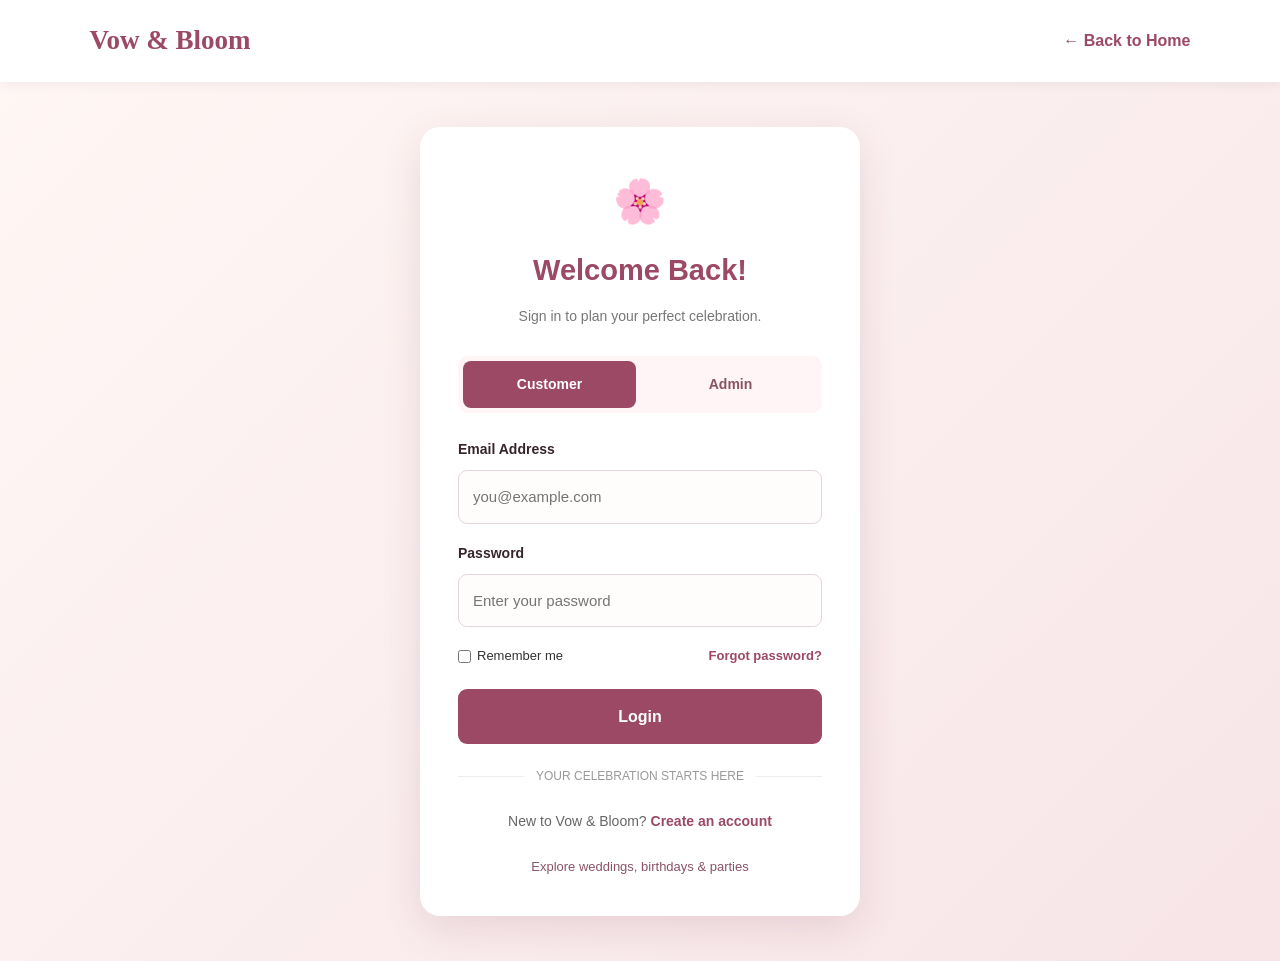
<file: admin-dashboard.html>
<!DOCTYPE html>
<html lang="en">
<head>
    <meta charset="UTF-8">
    <meta name="viewport" content="width=device-width, initial-scale=1.0">
    <title>Admin Dashboard | Vow & Bloom</title>
    <style>
        * { box-sizing: border-box; }

        body {
            margin: 0;
            font-family: Arial, sans-serif;
            background: #fff7f8;
            color: #333;
        }

        header {
            background: #91445f;
            color: white;
            padding: 20px 6%;
            display: flex;
            justify-content: space-between;
            align-items: center;
            gap: 15px;
            flex-wrap: wrap;
        }

        header h2 { margin: 0; }

        button {
            border: 0;
            border-radius: 7px;
            padding: 10px 14px;
            cursor: pointer;
            font-weight: bold;
        }

        .logout {
            background: white;
            color: #91445f;
        }

        main { padding: 30px 6%; }

        .welcome { color: #91445f; }

        .stats {
            display: grid;
            grid-template-columns: repeat(auto-fit, minmax(160px, 1fr));
            gap: 18px;
            margin: 25px 0;
        }

        .stat-card, .booking-card {
            background: white;
            border-radius: 12px;
            padding: 20px;
            box-shadow: 0 4px 16px #63283b12;
        }

        .stat-card p {
            color: #777;
            margin-bottom: 8px;
        }

        .stat-card h2 {
            margin: 0;
            color: #91445f;
            font-size: 30px;
        }

        .booking-list {
            display: grid;
            grid-template-columns: repeat(auto-fit, minmax(270px, 1fr));
            gap: 18px;
        }

        .booking-card h3 {
            color: #91445f;
            margin-top: 0;
        }

        .booking-card p {
            overflow-wrap: anywhere;
            line-height: 1.5;
        }

        .status {
            display: inline-block;
            padding: 6px 10px;
            border-radius: 20px;
            background: #fff0d5;
            color: #815300;
            font-size: 13px;
            font-weight: bold;
        }

        .status.done {
            background: #e2f7e8;
            color: #246c39;
        }

        .mark-done {
            background: #91445f;
            color: white;
            margin-top: 8px;
        }

        .mark-done:disabled {
            background: #999;
            cursor: default;
        }

        .empty {
            background: white;
            padding: 25px;
            border-radius: 10px;
            color: #666;
        }

        @media (max-width: 500px) {
            main { padding: 22px 5%; }
        }
    </style>
</head>
<body>

<header>
    <h2>🌸 Vow & Bloom Admin</h2>
    <button class="logout" id="logout-button">Logout</button>
</header>

<main>
    <h1 class="welcome">Welcome, Admin!</h1>
    <p>Manage customer event bookings from your dashboard.</p>

    <section class="stats">
        <div class="stat-card">
            <p>Total Bookings</p>
            <h2 id="total-count">0</h2>
        </div>
        <div class="stat-card">
            <p>Pending Bookings</p>
            <h2 id="pending-count">0</h2>
        </div>
        <div class="stat-card">
            <p>Completed Bookings</p>
            <h2 id="done-count">0</h2>
        </div>
    </section>

    <h2>Customer Bookings</h2>
    <div id="booking-list" class="booking-list"></div>
</main>

<script>
    // Demo-only access check; not secure authentication.
    if (sessionStorage.getItem("vowBloomAdminLoggedIn") !== "true") {
        window.location.replace("login.html");
    }

    const bookingList = document.getElementById("booking-list");

    function loadBookings() {
        const bookings = JSON.parse(
            localStorage.getItem("vowBloomBookings") || "[]"
        );

        document.getElementById("total-count").textContent =
            bookings.length;

        document.getElementById("pending-count").textContent =
            bookings.filter(b => b.status !== "Done").length;

        document.getElementById("done-count").textContent =
            bookings.filter(b => b.status === "Done").length;

        bookingList.replaceChildren();

        if (bookings.length === 0) {
            const empty = document.createElement("p");
            empty.className = "empty";
            empty.textContent =
                "No bookings yet. Customer enquiries will appear here when submitted in this browser.";
            bookingList.appendChild(empty);
            return;
        }

        bookings.forEach((booking, index) => {
            const isDone = booking.status === "Done";
            const card = document.createElement("article");
            card.className = "booking-card";

            function addText(tag, text) {
                const element = document.createElement(tag);
                element.textContent = text;
                card.appendChild(element);
                return element;
            }

            addText("h3", booking.name || "Unnamed customer");
            addText("p", "Event: " + (booking.eventType || "Not specified"));
            addText("p", "Date: " + (booking.date || "Not specified"));
            addText("p", "Guests: " + (booking.guests || "Not specified"));
            addText("p", "Message: " + (booking.message || "No message"));
            addText(
                "p",
                "Submitted: " +
                (booking.submittedAt
                    ? new Date(booking.submittedAt).toLocaleString()
                    : "Not available")
            );

            const status = addText("span", isDone ? "Done" : "Pending");
            status.className = "status" + (isDone ? " done" : "");

            const button = addText(
                "button",
                isDone ? "Booking Completed ✓" : "Mark as Done"
            );
            button.className = "mark-done";
            button.disabled = isDone;

            button.addEventListener("click", function() {
                const latestBookings = JSON.parse(
                    localStorage.getItem("vowBloomBookings") || "[]"
                );

                if (!latestBookings[index]) return;

                latestBookings[index].status = "Done";

                localStorage.setItem(
                    "vowBloomBookings",
                    JSON.stringify(latestBookings)
                );

                loadBookings();
            });

            bookingList.appendChild(card);
        });
    }

    document.getElementById("logout-button").addEventListener("click", () => {
        sessionStorage.removeItem("vowBloomAdminLoggedIn");
        window.location.href = "login.html";
    });

    loadBookings();
</script>

</body>
</html>
</file>
<file: style.css>
/* ========================================
   1. GLOBAL SETTINGS
======================================== */

* {
    margin: 0;
    padding: 0;
    box-sizing: border-box;
}

:root {
    --primary: #7b263b;
    --primary-dark: #541a2a;
    --secondary: #d4a373;
    --gold: #c49a52;
    --cream: #fffaf3;
    --light-pink: #f8e9e8;
    --text: #35252a;
    --muted: #76666a;
    --white: #ffffff;
    --border: #eadfd8;
    --shadow: 0 10px 30px rgba(65, 35, 40, 0.09);
}

html {
    scroll-behavior: smooth;
    scroll-padding-top: 100px;
}

body {
    font-family: "Segoe UI", Arial, sans-serif;
    background: var(--cream);
    color: var(--text);
    line-height: 1.7;
}

img {
    max-width: 100%;
}

a {
    color: inherit;
    text-decoration: none;
}

button,
input,
select,
textarea {
    font: inherit;
}

button,
a {
    -webkit-tap-highlight-color: transparent;
}

.container {
    width: min(1180px, 90%);
    margin: 0 auto;
}

section {
    padding: 75px 0;
}

.section-heading {
    text-align: center;
    max-width: 720px;
    margin: 0 auto 42px;
}

.section-heading h2 {
    font-family: Georgia, "Times New Roman", serif;
    font-size: clamp(2rem, 4vw, 3rem);
    line-height: 1.2;
    color: var(--primary);
    margin-bottom: 15px;
}

.section-heading p {
    color: var(--muted);
}


/* ========================================
   2. NAVIGATION BAR
======================================== */

.navbar {
    position: sticky;
    top: 0;
    z-index: 1000;
    background: rgba(255, 250, 243, 0.97);
    border-bottom: 1px solid var(--border);
    box-shadow: 0 3px 15px rgba(50, 20, 30, 0.04);
    backdrop-filter: blur(12px);
}

.nav-container {
    width: min(1250px, 92%);
    min-height: 78px;
    margin: 0 auto;
    display: flex;
    justify-content: space-between;
    align-items: center;
    gap: 25px;
}

.logo {
    color: var(--primary);
    font-family: Georgia, "Times New Roman", serif;
    font-size: 1.8rem;
    font-weight: bold;
    white-space: nowrap;
}

.logo span {
    color: var(--gold);
}

.nav-links {
    display: flex;
    align-items: center;
    justify-content: flex-end;
    flex-wrap: wrap;
    gap: 25px;
    list-style: none;
}

.nav-links a {
    font-size: 0.95rem;
    font-weight: 600;
    transition: color 0.25s ease;
}

.nav-links a:hover,
.nav-links a.active {
    color: var(--primary);
}


/* ========================================
   3. BUTTONS
======================================== */

.primary-button,
.secondary-button {
    display: inline-flex;
    justify-content: center;
    align-items: center;
    gap: 8px;
    padding: 12px 23px;
    border-radius: 6px;
    border: 1px solid transparent;
    cursor: pointer;
    text-align: center;
    font-weight: 700;
    transition:
        background 0.25s ease,
        color 0.25s ease,
        transform 0.25s ease,
        box-shadow 0.25s ease;
}

.primary-button {
    background: var(--primary);
    color: var(--white);
}

.primary-button:hover {
    background: var(--primary-dark);
    transform: translateY(-2px);
    box-shadow: 0 6px 16px rgba(123, 38, 59, 0.2);
}

.secondary-button {
    background: transparent;
    color: var(--primary);
    border-color: var(--primary);
}

.secondary-button:hover {
    background: var(--primary);
    color: var(--white);
}

button:focus-visible,
a:focus-visible,
input:focus-visible,
select:focus-visible,
textarea:focus-visible {
    outline: 3px solid var(--gold);
    outline-offset: 3px;
}


/* ========================================
   4. HOMEPAGE HERO SECTION
======================================== */

.hero {
    min-height: 620px;
    display: flex;
    align-items: center;
    position: relative;
    overflow: hidden;
    background:
        linear-gradient(
            90deg,
            rgba(42, 17, 28, 0.82),
            rgba(42, 17, 28, 0.42)
        ),
        url("https://images.unsplash.com/photo-1519741497674-611481863552?auto=format&fit=crop&w=2000&q=85")
        center 55% / cover no-repeat;
    color: var(--white);
}

.hero-content {
    width: min(1180px, 90%);
    margin: 0 auto;
    padding: 80px 0;
}

.hero-content h1 {
    max-width: 780px;
    font-family: Georgia, "Times New Roman", serif;
    font-size: clamp(2.7rem, 6vw, 5rem);
    line-height: 1.12;
    margin-bottom: 25px;
}

.hero-content h1 span {
    color: #f0ca86;
}

.hero-content p {
    max-width: 620px;
    color: #f8ece8;
    font-size: 1.1rem;
    margin-bottom: 30px;
}

.hero-buttons {
    display: flex;
    flex-wrap: wrap;
    gap: 14px;
}

.hero .secondary-button {
    color: var(--white);
    border-color: var(--white);
}

.hero .secondary-button:hover {
    background: var(--white);
    color: var(--primary);
}


/* ========================================
   5. EVENT CATEGORY CARDS
======================================== */

.categories-section {
    background: var(--cream);
}

.category-grid {
    display: grid;
    grid-template-columns: repeat(3, minmax(0, 1fr));
    gap: 26px;
}

.category-card {
    background: var(--white);
    border-radius: 12px;
    overflow: hidden;
    border: 1px solid var(--border);
    box-shadow: var(--shadow);
    transition: transform 0.3s ease, box-shadow 0.3s ease;
}

.category-card:hover {
    transform: translateY(-7px);
    box-shadow: 0 18px 40px rgba(65, 35, 40, 0.14);
}

.category-card img {
    width: 100%;
    height: 260px;
    display: block;
    object-fit: cover;
    transition: transform 0.4s ease;
}

.category-card:hover img {
    transform: scale(1.04);
}

.category-card-content {
    padding: 25px;
}

.category-card h3 {
    font-family: Georgia, "Times New Roman", serif;
    color: var(--primary);
    font-size: 1.55rem;
    margin-bottom: 10px;
}

.category-card p {
    color: var(--muted);
    margin-bottom: 20px;
}


/* ========================================
   6. CATALOGUE PAGE HERO
======================================== */

.page-hero {
    padding: 85px 5%;
    text-align: center;
    background:
        linear-gradient(
            rgba(67, 25, 42, 0.72),
            rgba(67, 25, 42, 0.72)
        ),
        url("https://images.unsplash.com/photo-1519167758481-83f550bb49b3?auto=format&fit=crop&w=1800&q=85")
        center / cover no-repeat;
    color: var(--white);
}

.page-hero h1 {
    font-family: Georgia, "Times New Roman", serif;
    font-size: clamp(2.4rem, 5vw, 4rem);
    line-height: 1.2;
    margin-bottom: 15px;
}

.page-hero p {
    max-width: 720px;
    margin: 0 auto;
    color: #fff1e8;
    font-size: 1.05rem;
}


/* ========================================
   7. CATALOGUE GRID AND PACKAGE CARDS
======================================== */

.catalogue-section {
    padding: 65px 0 85px;
}

.catalogue-grid {
    display: grid;
    grid-template-columns: repeat(3, minmax(0, 1fr));
    gap: 28px;
}

.catalogue-card {
    min-width: 0;
    overflow: hidden;
    display: flex;
    flex-direction: column;
    background: var(--white);
    border: 1px solid var(--border);
    border-radius: 12px;
    box-shadow: 0 5px 20px rgba(65, 35, 40, 0.05);
    transition:
        transform 0.3s ease,
        box-shadow 0.3s ease;
}

.catalogue-card:hover {
    transform: translateY(-6px);
    box-shadow: 0 15px 35px rgba(65, 35, 40, 0.13);
}

.catalogue-card img {
    display: block;
    width: 100%;
    height: 260px;
    object-fit: cover;
    object-position: center;
    background: var(--light-pink);
}

.catalogue-card-content {
    flex: 1;
    display: flex;
    flex-direction: column;
    align-items: flex-start;
    padding: 24px;
}

.catalogue-card h3 {
    font-family: Georgia, "Times New Roman", serif;
    font-size: 1.45rem;
    line-height: 1.35;
    color: var(--primary);
    margin-bottom: 12px;
}

.catalogue-card p {
    color: var(--muted);
    margin-bottom: 14px;
}

.catalogue-card .package-price {
    color: var(--primary);
    font-size: 1.1rem;
    font-weight: 800;
    margin-top: auto;
    margin-bottom: 20px;
}

.catalogue-card .primary-button {
    width: 100%;
    margin-top: 2px;
}


/* ========================================
   8. WHY CHOOSE US SECTION
======================================== */

.why-section {
    background: var(--light-pink);
}

.features-grid {
    display: grid;
    grid-template-columns: repeat(3, minmax(0, 1fr));
    gap: 25px;
}

.feature-card {
    padding: 30px 24px;
    background: var(--white);
    border: 1px solid var(--border);
    border-radius: 10px;
    text-align: center;
}

.feature-icon {
    font-size: 2.4rem;
    margin-bottom: 12px;
}

.feature-card h3 {
    color: var(--primary);
    font-size: 1.25rem;
    margin-bottom: 10px;
}

.feature-card p {
    color: var(--muted);
}


/* ========================================
   9. BOOKING / CONTACT SECTION
======================================== */

.contact-section {
    background:
        linear-gradient(
            rgba(255, 250, 243, 0.94),
            rgba(255, 250, 243, 0.94)
        ),
        url("https://images.unsplash.com/photo-1511795409834-ef04bbd61622?auto=format&fit=crop&w=1800&q=80")
        center / cover no-repeat;
}

.contact-layout {
    display: grid;
    grid-template-columns: 0.9fr 1.1fr;
    gap: 45px;
    align-items: start;
}

.contact-info h2 {
    font-family: Georgia, "Times New Roman", serif;
    color: var(--primary);
    font-size: clamp(2rem, 4vw, 3rem);
    line-height: 1.2;
    margin-bottom: 18px;
}

.contact-info > p {
    color: var(--muted);
    margin-bottom: 25px;
}

.contact-detail {
    display: flex;
    align-items: flex-start;
    gap: 12px;
    margin: 18px 0;
}

.contact-detail span {
    font-size: 1.3rem;
}

.contact-detail p {
    color: var(--muted);
}

.booking-form {
    padding: 32px;
    background: var(--white);
    border: 1px solid var(--border);
    border-radius: 12px;
    box-shadow: var(--shadow);
}

.booking-form h3 {
    font-family: Georgia, "Times New Roman", serif;
    color: var(--primary);
    font-size: 1.7rem;
    margin-bottom: 22px;
}

.form-group {
    margin-bottom: 18px;
}

.form-group label {
    display: block;
    color: var(--text);
    font-weight: 700;
    margin-bottom: 7px;
}

.form-group input,
.form-group select,
.form-group textarea {
    width: 100%;
    min-height: 48px;
    padding: 12px 14px;
    color: var(--text);
    background: #fffdfb;
    border: 1px solid #d9cbc5;
    border-radius: 6px;
    outline: none;
    transition: border-color 0.2s ease, box-shadow 0.2s ease;
}

.form-group input:focus,
.form-group select:focus,
.form-group textarea:focus {
    border-color: var(--primary);
    box-shadow: 0 0 0 3px rgba(123, 38, 59, 0.1);
}

.form-group textarea {
    min-height: 120px;
    resize: vertical;
}

.booking-form button {
    width: 100%;
}

.form-message {
    margin-top: 16px;
    color: var(--primary);
    font-weight: 600;
    overflow-wrap: anywhere;
}


/* ========================================
   10. TESTIMONIALS
======================================== */

.testimonials-section {
    background: var(--white);
}

.testimonial-grid {
    display: grid;
    grid-template-columns: repeat(3, minmax(0, 1fr));
    gap: 25px;
}

.testimonial-card {
    padding: 28px;
    background: var(--cream);
    border: 1px solid var(--border);
    border-radius: 10px;
}

.testimonial-stars {
    color: var(--gold);
    letter-spacing: 3px;
    margin-bottom: 12px;
}

.testimonial-card p {
    color: var(--muted);
    margin-bottom: 18px;
}

.testimonial-card h4 {
    color: var(--primary);
}


/* ========================================
   11. CALL TO ACTION
======================================== */

.cta-section {
    padding: 65px 5%;
    text-align: center;
    background: var(--primary);
    color: var(--white);
}

.cta-section h2 {
    font-family: Georgia, "Times New Roman", serif;
    font-size: clamp(2rem, 4vw, 3rem);
    margin-bottom: 15px;
}

.cta-section p {
    max-width: 650px;
    margin: 0 auto 25px;
    color: #f7e8eb;
}

.cta-section .secondary-button {
    color: var(--white);
    border-color: var(--white);
}

.cta-section .secondary-button:hover {
    color: var(--primary);
    background: var(--white);
}


/* ========================================
   12. FOOTER
======================================== */

.footer {
    padding: 45px 5% 20px;
    background: #301a23;
    color: var(--white);
}

.footer-grid {
    width: min(1180px, 100%);
    margin: 0 auto 30px;
    display: grid;
    grid-template-columns: 1.4fr 1fr 1fr;
    gap: 35px;
}

.footer h3,
.footer h4 {
    margin-bottom: 15px;
    color: #f0ca86;
}

.footer p {
    color: #e0d0d4;
    margin-bottom: 10px;
}

.footer-links {
    display: flex;
    flex-direction: column;
    gap: 8px;
}

.footer-links a {
    color: #e0d0d4;
    transition: color 0.2s ease;
}

.footer-links a:hover {
    color: #f0ca86;
}

.footer-bottom {
    width: min(1180px, 100%);
    margin: 0 auto;
    padding-top: 20px;
    border-top: 1px solid rgba(255, 255, 255, 0.16);
    text-align: center;
    color: #e0d0d4;
    font-size: 0.9rem;
}


/* ========================================
   13. GENERAL UTILITIES
======================================== */

.text-center {
    text-align: center;
}

.mt-20 {
    margin-top: 20px;
}

.mb-20 {
    margin-bottom: 20px;
}

.hidden {
    display: none !important;
}


/* ========================================
   14. RESPONSIVE TABLETS
======================================== */

@media (max-width: 1000px) {
    .nav-container {
        padding: 15px 0;
        flex-direction: column;
        gap: 12px;
    }

    .nav-links {
        justify-content: center;
        gap: 12px 22px;
    }

    .category-grid,
    .catalogue-grid,
    .features-grid,
    .testimonial-grid {
        grid-template-columns: repeat(2, minmax(0, 1fr));
    }

    .contact-layout {
        grid-template-columns: 1fr;
        gap: 30px;
    }

    .hero {
        min-height: 550px;
    }
}


/* ========================================
   15. RESPONSIVE MOBILE PHONES
======================================== */

@media (max-width: 600px) {
    section {
        padding: 55px 0;
    }

    .container {
        width: 90%;
    }

    .nav-container {
        width: 94%;
    }

    .logo {
        font-size: 1.6rem;
    }

    .nav-links {
        gap: 9px 15px;
    }

    .nav-links a {
        font-size: 0.87rem;
    }

    .hero {
        min-height: 520px;
        background-position: 58% center;
    }

    .hero-content {
        width: 90%;
        padding: 65px 0;
    }

    .hero-content h1 {
        font-size: clamp(2.4rem, 10vw, 3.5rem);
    }

    .hero-content p {
        font-size: 1rem;
    }

    .hero-buttons {
        flex-direction: column;
        align-items: stretch;
    }

    .hero-buttons a {
        width: 100%;
    }

    .category-grid,
    .catalogue-grid,
    .features-grid,
    .testimonial-grid {
        grid-template-columns: 1fr;
    }

    .category-card img {
        height: 230px;
    }

    .catalogue-card img {
        height: 240px;
    }

    .page-hero {
        padding: 65px 6%;
    }

    .catalogue-section {
        padding: 45px 0 60px;
    }

    .booking-form {
        padding: 23px 18px;
    }

    .footer-grid {
        grid-template-columns: 1fr;
        gap: 25px;
    }

    .cta-section {
        padding: 50px 6%;
    }
}


/* ========================================
   16. ACCESSIBILITY
======================================== */

@media (prefers-reduced-motion: reduce) {
    html {
        scroll-behavior: auto;
    }

    *,
    *::before,
    *::after {
        transition-duration: 0.01ms !important;
        animation-duration: 0.01ms !important;
        animation-iteration-count: 1 !important;
    }
}
</file>
